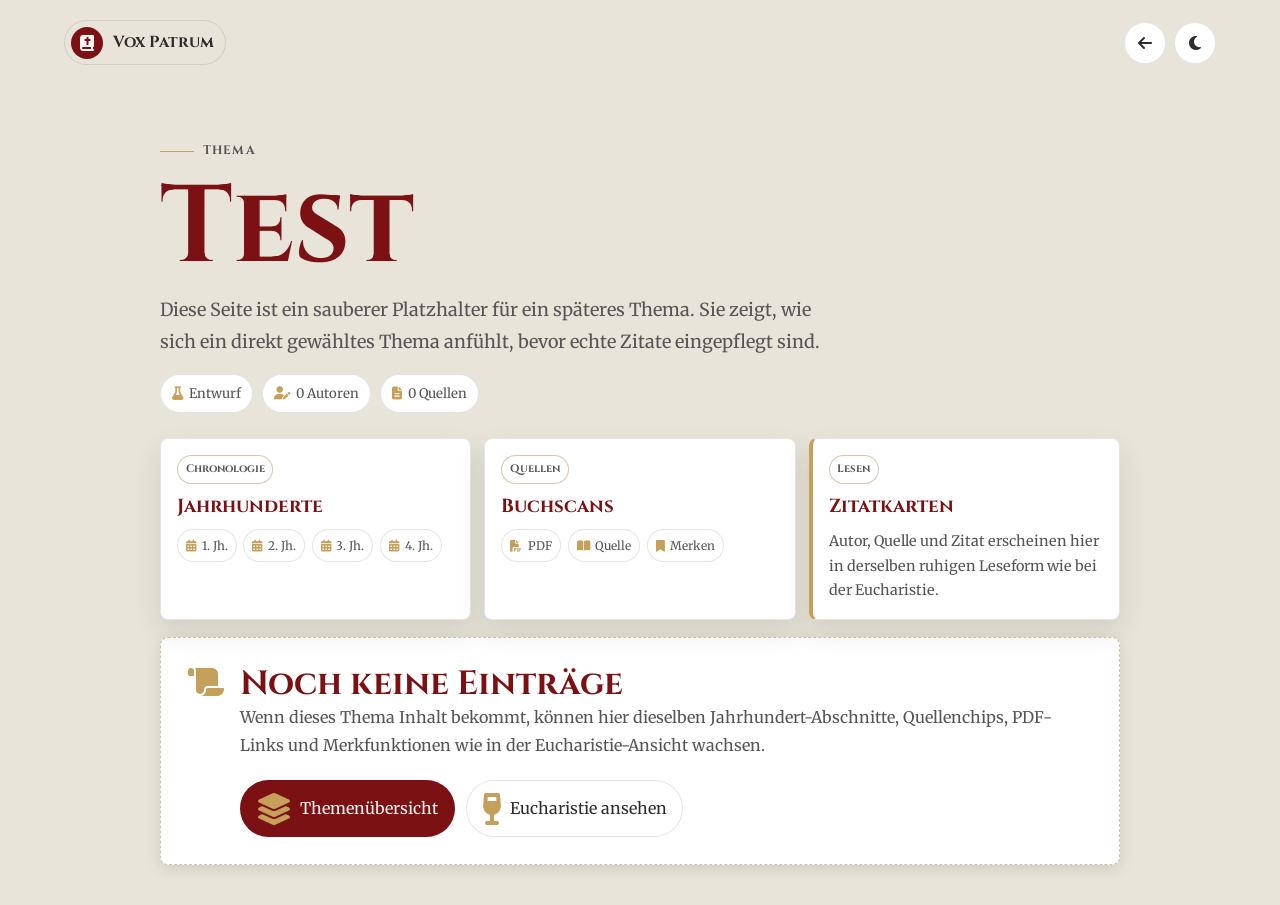
<file: test.html>
<!DOCTYPE html>
<html lang="de">
<head>
    <meta charset="UTF-8">
    <meta name="viewport" content="width=device-width, initial-scale=1.0">
    <title>Vox Patrum: Test</title>

    <link rel="preconnect" href="https://fonts.googleapis.com">
    <link rel="preconnect" href="https://fonts.gstatic.com" crossorigin>
    <link href="https://fonts.googleapis.com/css2?family=Cinzel:wght@400;600;700&family=Merriweather:ital,wght@0,300;0,400;0,700;1,400&display=swap" rel="stylesheet">
    <link rel="stylesheet" href="https://cdnjs.cloudflare.com/ajax/libs/font-awesome/6.4.0/css/all.min.css">

    <script>
        (function () {
            const params = new URLSearchParams(window.location.search);
            const themeFromUrl = params.get('theme');
            let storedTheme = null;

            try {
                storedTheme = localStorage.getItem('theme');
                if (themeFromUrl === 'dark' || themeFromUrl === 'light') {
                    localStorage.setItem('theme', themeFromUrl);
                }
            } catch (error) {}

            if ((themeFromUrl || storedTheme) === 'dark') {
                document.documentElement.setAttribute('data-theme', 'dark');
            }
        }());
    </script>

    <style>
        :root {
            --ink: #221b17;
            --muted: #6d6258;
            --paper: #fffaf0;
            --paper-soft: #f4eee1;
            --vellum: #e9dfca;
            --oxblood: #7c1f21;
            --oxblood-strong: #551213;
            --gold: #b78a41;
            --verdigris: #27645d;
            --lapis: #253f67;
            --line: rgba(75, 56, 36, 0.16);
            --shadow: 0 18px 48px rgba(50, 35, 22, 0.16);
        }

        [data-theme="dark"] {
            --ink: #f4ead8;
            --muted: #c9bba6;
            --paper: #211916;
            --paper-soft: #181414;
            --vellum: #2b211c;
            --oxblood: #ef8e82;
            --oxblood-strong: #ffd1c9;
            --gold: #e0b86d;
            --verdigris: #7fc0b5;
            --lapis: #aebfe8;
            --line: rgba(242, 220, 184, 0.16);
            --shadow: 0 22px 58px rgba(0, 0, 0, 0.38);
        }

        * {
            box-sizing: border-box;
        }

        body {
            min-height: 100vh;
            margin: 0;
            color: var(--ink);
            background: var(--paper-soft);
            font-family: "Merriweather", serif;
            line-height: 1.7;
            opacity: 1;
            transition: opacity 220ms ease, background-color 220ms ease, color 220ms ease;
        }

        body::before {
            content: "";
            position: fixed;
            inset: 0;
            pointer-events: none;
            opacity: 0.28;
            background: transparent;
        }

        button {
            font: inherit;
        }

        .shell {
            position: relative;
            z-index: 1;
            min-height: 100vh;
        }

        .topbar {
            display: flex;
            align-items: center;
            justify-content: space-between;
            gap: 0.75rem;
            padding: 1rem;
        }

        .brand,
        .icon-button {
            display: inline-grid;
            place-items: center;
            border: 1px solid var(--line);
            color: var(--ink);
            background: color-mix(in srgb, var(--paper) 86%, transparent);
            box-shadow: 0 8px 18px rgba(50, 35, 22, 0.08);
            text-decoration: none;
        }

        .brand {
            grid-template-columns: auto 1fr;
            gap: 0.62rem;
            min-height: 42px;
            padding: 0.35rem 0.7rem 0.35rem 0.35rem;
            border-radius: 999px;
            font-family: "Cinzel", serif;
            font-weight: 700;
        }

        .brand i {
            display: grid;
            width: 32px;
            height: 32px;
            place-items: center;
            border-radius: 50%;
            color: #fffaf0;
            background: var(--oxblood);
        }

        .top-actions {
            display: flex;
            gap: 0.5rem;
        }

        .icon-button {
            width: 42px;
            height: 42px;
            border-radius: 50%;
            cursor: pointer;
            transition: transform 180ms ease, border-color 180ms ease, color 180ms ease;
        }

        .brand:hover,
        .icon-button:hover {
            transform: translateY(-2px);
            border-color: color-mix(in srgb, var(--gold) 70%, var(--line));
            color: var(--oxblood);
        }

        main {
            width: min(100% - 1.2rem, 960px);
            margin: 0 auto;
            padding: 0.5rem 0 2.5rem;
        }

        .topic-hero {
            display: grid;
            gap: 1rem;
            padding: clamp(1rem, 5vw, 2rem) 0 1.2rem;
        }

        .eyebrow {
            display: inline-flex;
            width: max-content;
            align-items: center;
            gap: 0.55rem;
            color: var(--verdigris);
            font-family: "Cinzel", serif;
            font-size: 0.76rem;
            font-weight: 700;
            letter-spacing: 0.1em;
            text-transform: uppercase;
        }

        .eyebrow::before {
            content: "";
            width: 34px;
            height: 1px;
            background: var(--gold);
        }

        h1 {
            max-width: 9ch;
            margin: 0;
            color: var(--oxblood-strong);
            font-family: "Cinzel", serif;
            font-size: clamp(3rem, 15vw, 6.8rem);
            line-height: 0.92;
        }

        .intro {
            max-width: 660px;
            margin: 0;
            color: var(--muted);
            font-size: clamp(1rem, 2vw, 1.12rem);
            line-height: 1.8;
        }

        .status-row {
            display: flex;
            flex-wrap: wrap;
            gap: 0.55rem;
        }

        .chip {
            display: inline-flex;
            align-items: center;
            gap: 0.4rem;
            min-height: 34px;
            padding: 0.45rem 0.68rem;
            border: 1px solid var(--line);
            border-radius: 999px;
            color: var(--muted);
            background: color-mix(in srgb, var(--paper) 78%, transparent);
            font-size: 0.82rem;
        }

        .chip i {
            color: var(--gold);
        }

        .template-grid {
            display: grid;
            grid-template-columns: repeat(3, minmax(0, 1fr));
            gap: 0.8rem;
            margin: 0.35rem 0 1.1rem;
        }

        .template-card {
            display: grid;
            align-content: start;
            gap: 0.75rem;
            min-height: 180px;
            padding: 1rem;
            border: 1px solid var(--line);
            border-radius: 8px;
            background: var(--paper);
            box-shadow: 0 12px 28px rgba(50, 35, 22, 0.11);
            overflow: hidden;
        }

        .card-kicker {
            width: fit-content;
            padding: 0.28rem 0.48rem;
            border: 1px solid color-mix(in srgb, var(--gold) 42%, var(--line));
            border-radius: 999px;
            color: var(--verdigris);
            background: color-mix(in srgb, var(--paper) 78%, transparent);
            font-family: "Cinzel", serif;
            font-size: 0.68rem;
            font-weight: 700;
        }

        .template-card h2 {
            margin: 0;
            color: var(--oxblood-strong);
            font-family: "Cinzel", serif;
            font-size: 1.18rem;
            line-height: 1.12;
        }

        .template-card p {
            margin: 0;
            color: var(--muted);
            font-size: 0.9rem;
        }

        .timeline-mini,
        .source-mini {
            display: flex;
            flex-wrap: wrap;
            gap: 0.42rem;
        }

        .timeline-mini span,
        .source-mini span {
            display: inline-flex;
            align-items: center;
            gap: 0.35rem;
            min-height: 30px;
            padding: 0.32rem 0.5rem;
            border: 1px solid var(--line);
            border-radius: 999px;
            color: var(--muted);
            background: color-mix(in srgb, var(--paper) 70%, transparent);
            font-size: 0.74rem;
        }

        .timeline-mini i,
        .source-mini i {
            color: var(--gold);
        }

        .sample-quote {
            border-left: 4px solid var(--gold);
        }

        .empty-card {
            display: grid;
            gap: 1rem;
            margin-top: 1rem;
            padding: clamp(1.1rem, 4vw, 1.7rem);
            border: 1px dashed color-mix(in srgb, var(--gold) 48%, var(--line));
            border-radius: 8px;
            background: var(--paper);
            box-shadow: var(--shadow);
        }

        .empty-card i {
            color: var(--gold);
            font-size: 2rem;
        }

        .empty-card h2 {
            margin: 0;
            color: var(--oxblood-strong);
            font-family: "Cinzel", serif;
            font-size: clamp(1.35rem, 6vw, 2.1rem);
            line-height: 1.1;
        }

        .empty-card p {
            margin: 0;
            color: var(--muted);
            line-height: 1.75;
        }

        .action-row {
            display: flex;
            flex-wrap: wrap;
            gap: 0.7rem;
            padding-top: 0.35rem;
        }

        .action {
            display: inline-flex;
            align-items: center;
            justify-content: center;
            gap: 0.5rem;
            min-height: 44px;
            padding: 0.72rem 0.95rem;
            border: 1px solid var(--line);
            border-radius: 999px;
            color: var(--ink);
            background: color-mix(in srgb, var(--paper) 84%, transparent);
            text-decoration: none;
            transition: transform 180ms ease, border-color 180ms ease, box-shadow 180ms ease;
        }

        .action.primary {
            border-color: color-mix(in srgb, var(--oxblood) 72%, var(--line));
            color: #fff7e8;
            background: var(--oxblood);
        }

        .action:hover {
            transform: translateY(-2px);
            border-color: var(--gold);
            box-shadow: 0 12px 28px rgba(50, 35, 22, 0.14);
        }

        :root {
            --paper: #f8f0df;
            --paper-soft: #e9dfca;
            --vellum: #ded0b6;
            --oxblood: #742123;
            --oxblood-strong: #551516;
            --gold: #a77d3f;
            --verdigris: #496d65;
            --lapis: #4f5b70;
            --shadow: 0 14px 34px rgba(50, 35, 22, 0.12);
        }

        [data-theme="dark"] {
            --paper: #141211;
            --paper-soft: #0b0a0a;
            --vellum: #1d1917;
            --oxblood: #c89b3c;
            --oxblood-strong: #f0cf82;
            --gold: #d6ae5d;
            --verdigris: #87aaa2;
            --lapis: #9ba6b9;
            --shadow: 0 16px 38px rgba(0, 0, 0, 0.34);
        }

        body {
            background: var(--paper-soft);
        }

        body::before {
            opacity: 0.16;
        }

        .brand i {
            background: var(--oxblood);
        }

        .template-card,
        .empty-card,
        .chip,
        .card-kicker,
        .timeline-mini span,
        .source-mini span,
        .action,
        .brand,
        .icon-button {
            background: var(--paper);
        }

        .action.primary {
            color: var(--paper);
            background: var(--oxblood);
        }

        @media (min-width: 760px) {
            .topbar {
                padding: 1.25rem clamp(1.5rem, 5vw, 4rem);
            }

            main {
                padding-top: 1.5rem;
            }

            .empty-card {
                grid-template-columns: auto 1fr;
                align-items: start;
            }

            .empty-card .action-row {
                grid-column: 2;
            }
        }

        @media (max-width: 760px) {
            .template-grid {
                grid-template-columns: 1fr;
            }
        }

        @media (prefers-reduced-motion: reduce) {
            *,
            *::before,
            *::after {
                transition-duration: 1ms !important;
            }
        }
    </style>
    <link rel="stylesheet" href="simple-theme.css">
</head>
<body>
<div class="shell">
    <header class="topbar">
        <a class="brand" href="index.html" onclick="goToIndex(event)" aria-label="Zur Themenübersicht">
            <i class="fa-solid fa-book-bible"></i>
            <span>Vox Patrum</span>
        </a>
        <div class="top-actions">
            <a class="icon-button" href="index.html" onclick="goToIndex(event)" aria-label="Zur Themenübersicht" title="Zur Themenübersicht">
                <i class="fa-solid fa-arrow-left"></i>
            </a>
            <button class="icon-button" type="button" onclick="toggleTheme()" aria-label="Darstellung wechseln" title="Darstellung wechseln">
                <i id="theme-icon" class="fa-solid fa-moon"></i>
            </button>
        </div>
    </header>

    <main>
        <section class="topic-hero" aria-labelledby="topic-title">
            <span class="eyebrow">Thema</span>
            <h1 id="topic-title">Test</h1>
            <p class="intro">Diese Seite ist ein sauberer Platzhalter für ein späteres Thema. Sie zeigt, wie sich ein direkt gewähltes Thema anfühlt, bevor echte Zitate eingepflegt sind.</p>
            <div class="status-row" aria-label="Themenstatus">
                <span class="chip"><i class="fa-solid fa-flask"></i> Entwurf</span>
                <span class="chip"><i class="fa-solid fa-user-pen"></i> 0 Autoren</span>
                <span class="chip"><i class="fa-solid fa-file-lines"></i> 0 Quellen</span>
            </div>
        </section>

        <section class="template-grid" aria-label="Themenstruktur">
            <article class="template-card">
                <span class="card-kicker">Chronologie</span>
                <h2>Jahrhunderte</h2>
                <div class="timeline-mini">
                    <span><i class="fa-solid fa-calendar-days"></i> 1. Jh.</span>
                    <span><i class="fa-solid fa-calendar-days"></i> 2. Jh.</span>
                    <span><i class="fa-solid fa-calendar-days"></i> 3. Jh.</span>
                    <span><i class="fa-solid fa-calendar-days"></i> 4. Jh.</span>
                </div>
            </article>

            <article class="template-card">
                <span class="card-kicker">Quellen</span>
                <h2>Buchscans</h2>
                <div class="source-mini">
                    <span><i class="fa-solid fa-file-pdf"></i> PDF</span>
                    <span><i class="fa-solid fa-book-open"></i> Quelle</span>
                    <span><i class="fa-solid fa-bookmark"></i> Merken</span>
                </div>
            </article>

            <article class="template-card sample-quote">
                <span class="card-kicker">Lesen</span>
                <h2>Zitatkarten</h2>
                <p>Autor, Quelle und Zitat erscheinen hier in derselben ruhigen Leseform wie bei der Eucharistie.</p>
            </article>
        </section>

        <section class="empty-card" aria-labelledby="empty-title">
            <i class="fa-solid fa-scroll"></i>
            <div>
                <h2 id="empty-title">Noch keine Einträge</h2>
                <p>Wenn dieses Thema Inhalt bekommt, können hier dieselben Jahrhundert-Abschnitte, Quellenchips, PDF-Links und Merkfunktionen wie in der Eucharistie-Ansicht wachsen.</p>
            </div>
            <div class="action-row">
                <a class="action primary" href="index.html" onclick="goToIndex(event)"><i class="fa-solid fa-layer-group"></i> Themenübersicht</a>
                <a class="action" href="eucharistie.html" onclick="goToPage(event, 'eucharistie.html')"><i class="fa-solid fa-wine-glass"></i> Eucharistie ansehen</a>
            </div>
        </section>
    </main>
</div>

<script>
    function applySavedTheme() {
        const icon = document.getElementById('theme-icon');
        const savedTheme = getStoredTheme();

        if (savedTheme === 'dark') {
            document.documentElement.setAttribute('data-theme', 'dark');
            icon.className = 'fa-solid fa-sun';
        } else {
            document.documentElement.removeAttribute('data-theme');
            icon.className = 'fa-solid fa-moon';
        }
    }

    window.addEventListener('pageshow', () => {
        document.body.style.opacity = '1';
        applySavedTheme();
    });

    function toggleTheme() {
        const isDark = document.documentElement.hasAttribute('data-theme');
        setStoredTheme(isDark ? 'light' : 'dark');
        applySavedTheme();
    }

    function getStoredTheme() {
        try {
            return localStorage.getItem('theme') || 'light';
        } catch (error) {
            return document.documentElement.hasAttribute('data-theme') ? 'dark' : 'light';
        }
    }

    function setStoredTheme(theme) {
        try {
            localStorage.setItem('theme', theme);
        } catch (error) {}
    }

    function themedUrl(page) {
        const theme = document.documentElement.hasAttribute('data-theme') ? 'dark' : 'light';
        const separator = page.includes('?') ? '&' : '?';
        return `${page}${separator}theme=${theme}`;
    }

    function goToIndex(event) {
        goToPage(event, 'index.html');
    }

    function goToPage(event, page) {
        event.preventDefault();
        window.location.href = themedUrl(page);
    }
</script>
</body>
</html>
</file>
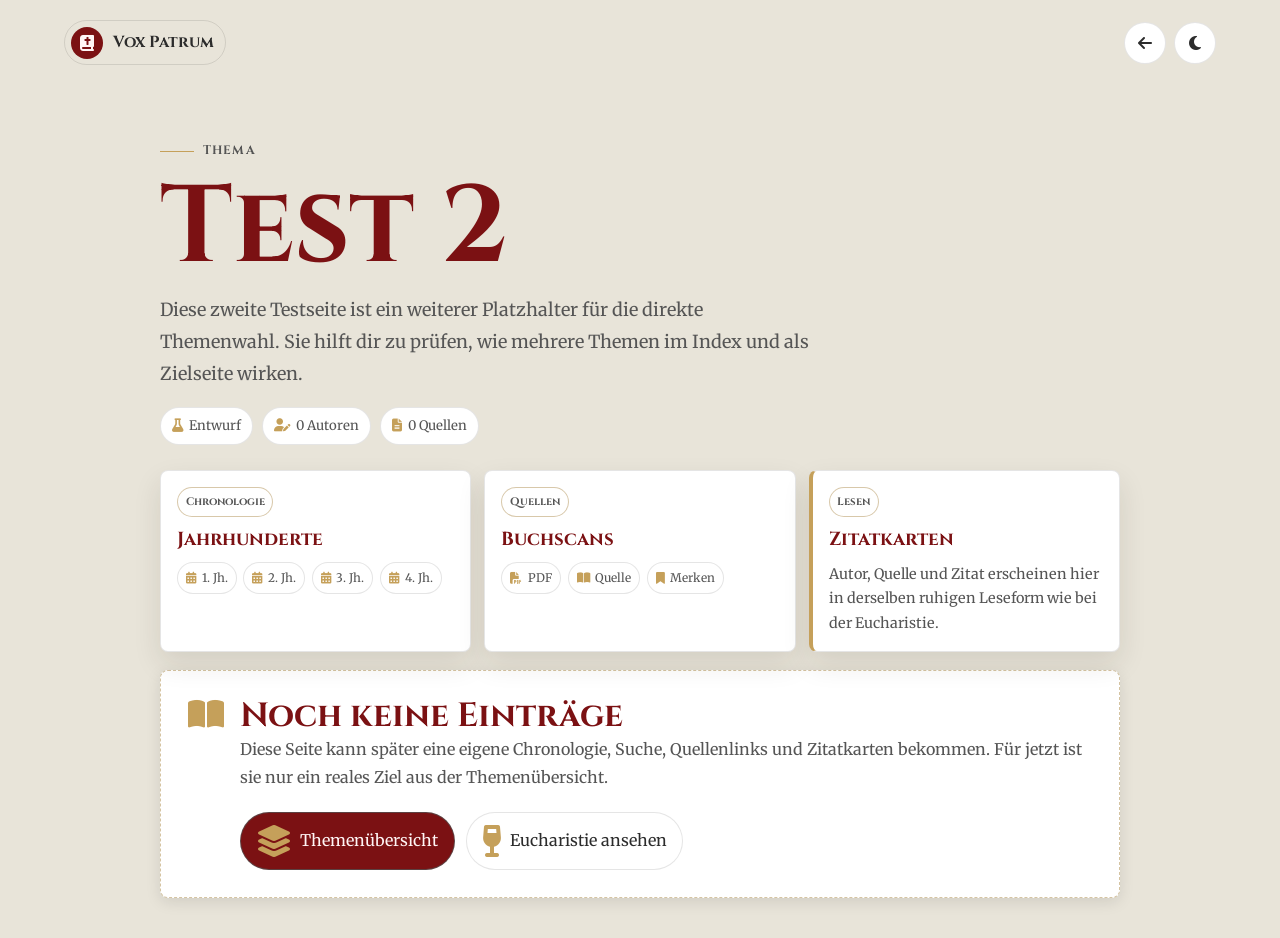
<file: test2.html>
<!DOCTYPE html>
<html lang="de">
<head>
    <meta charset="UTF-8">
    <meta name="viewport" content="width=device-width, initial-scale=1.0">
    <title>Vox Patrum: Test 2</title>

    <link rel="preconnect" href="https://fonts.googleapis.com">
    <link rel="preconnect" href="https://fonts.gstatic.com" crossorigin>
    <link href="https://fonts.googleapis.com/css2?family=Cinzel:wght@400;600;700&family=Merriweather:ital,wght@0,300;0,400;0,700;1,400&display=swap" rel="stylesheet">
    <link rel="stylesheet" href="https://cdnjs.cloudflare.com/ajax/libs/font-awesome/6.4.0/css/all.min.css">

    <script>
        (function () {
            const params = new URLSearchParams(window.location.search);
            const themeFromUrl = params.get('theme');
            let storedTheme = null;

            try {
                storedTheme = localStorage.getItem('theme');
                if (themeFromUrl === 'dark' || themeFromUrl === 'light') {
                    localStorage.setItem('theme', themeFromUrl);
                }
            } catch (error) {}

            if ((themeFromUrl || storedTheme) === 'dark') {
                document.documentElement.setAttribute('data-theme', 'dark');
            }
        }());
    </script>

    <style>
        :root {
            --ink: #221b17;
            --muted: #6d6258;
            --paper: #fffaf0;
            --paper-soft: #f4eee1;
            --vellum: #e9dfca;
            --oxblood: #7c1f21;
            --oxblood-strong: #551213;
            --gold: #b78a41;
            --verdigris: #27645d;
            --lapis: #253f67;
            --line: rgba(75, 56, 36, 0.16);
            --shadow: 0 18px 48px rgba(50, 35, 22, 0.16);
        }

        [data-theme="dark"] {
            --ink: #f4ead8;
            --muted: #c9bba6;
            --paper: #211916;
            --paper-soft: #181414;
            --vellum: #2b211c;
            --oxblood: #ef8e82;
            --oxblood-strong: #ffd1c9;
            --gold: #e0b86d;
            --verdigris: #7fc0b5;
            --lapis: #aebfe8;
            --line: rgba(242, 220, 184, 0.16);
            --shadow: 0 22px 58px rgba(0, 0, 0, 0.38);
        }

        * {
            box-sizing: border-box;
        }

        body {
            min-height: 100vh;
            margin: 0;
            color: var(--ink);
            background: var(--paper-soft);
            font-family: "Merriweather", serif;
            line-height: 1.7;
            opacity: 1;
            transition: opacity 220ms ease, background-color 220ms ease, color 220ms ease;
        }

        body::before {
            content: "";
            position: fixed;
            inset: 0;
            pointer-events: none;
            opacity: 0.28;
            background: transparent;
        }

        button {
            font: inherit;
        }

        .shell {
            position: relative;
            z-index: 1;
            min-height: 100vh;
        }

        .topbar {
            display: flex;
            align-items: center;
            justify-content: space-between;
            gap: 0.75rem;
            padding: 1rem;
        }

        .brand,
        .icon-button {
            display: inline-grid;
            place-items: center;
            border: 1px solid var(--line);
            color: var(--ink);
            background: color-mix(in srgb, var(--paper) 86%, transparent);
            box-shadow: 0 8px 18px rgba(50, 35, 22, 0.08);
            text-decoration: none;
        }

        .brand {
            grid-template-columns: auto 1fr;
            gap: 0.62rem;
            min-height: 42px;
            padding: 0.35rem 0.7rem 0.35rem 0.35rem;
            border-radius: 999px;
            font-family: "Cinzel", serif;
            font-weight: 700;
        }

        .brand i {
            display: grid;
            width: 32px;
            height: 32px;
            place-items: center;
            border-radius: 50%;
            color: #fffaf0;
            background: var(--oxblood);
        }

        .top-actions {
            display: flex;
            gap: 0.5rem;
        }

        .icon-button {
            width: 42px;
            height: 42px;
            border-radius: 50%;
            cursor: pointer;
            transition: transform 180ms ease, border-color 180ms ease, color 180ms ease;
        }

        .brand:hover,
        .icon-button:hover {
            transform: translateY(-2px);
            border-color: color-mix(in srgb, var(--gold) 70%, var(--line));
            color: var(--oxblood);
        }

        main {
            width: min(100% - 1.2rem, 960px);
            margin: 0 auto;
            padding: 0.5rem 0 2.5rem;
        }

        .topic-hero {
            display: grid;
            gap: 1rem;
            padding: clamp(1rem, 5vw, 2rem) 0 1.2rem;
        }

        .eyebrow {
            display: inline-flex;
            width: max-content;
            align-items: center;
            gap: 0.55rem;
            color: var(--verdigris);
            font-family: "Cinzel", serif;
            font-size: 0.76rem;
            font-weight: 700;
            letter-spacing: 0.1em;
            text-transform: uppercase;
        }

        .eyebrow::before {
            content: "";
            width: 34px;
            height: 1px;
            background: var(--gold);
        }

        h1 {
            max-width: 10ch;
            margin: 0;
            color: var(--oxblood-strong);
            font-family: "Cinzel", serif;
            font-size: clamp(3rem, 15vw, 6.8rem);
            line-height: 0.92;
        }

        .intro {
            max-width: 660px;
            margin: 0;
            color: var(--muted);
            font-size: clamp(1rem, 2vw, 1.12rem);
            line-height: 1.8;
        }

        .status-row {
            display: flex;
            flex-wrap: wrap;
            gap: 0.55rem;
        }

        .chip {
            display: inline-flex;
            align-items: center;
            gap: 0.4rem;
            min-height: 34px;
            padding: 0.45rem 0.68rem;
            border: 1px solid var(--line);
            border-radius: 999px;
            color: var(--muted);
            background: color-mix(in srgb, var(--paper) 78%, transparent);
            font-size: 0.82rem;
        }

        .chip i {
            color: var(--gold);
        }

        .template-grid {
            display: grid;
            grid-template-columns: repeat(3, minmax(0, 1fr));
            gap: 0.8rem;
            margin: 0.35rem 0 1.1rem;
        }

        .template-card {
            display: grid;
            align-content: start;
            gap: 0.75rem;
            min-height: 180px;
            padding: 1rem;
            border: 1px solid var(--line);
            border-radius: 8px;
            background: var(--paper);
            box-shadow: 0 12px 28px rgba(50, 35, 22, 0.11);
            overflow: hidden;
        }

        .card-kicker {
            width: fit-content;
            padding: 0.28rem 0.48rem;
            border: 1px solid color-mix(in srgb, var(--gold) 42%, var(--line));
            border-radius: 999px;
            color: var(--verdigris);
            background: color-mix(in srgb, var(--paper) 78%, transparent);
            font-family: "Cinzel", serif;
            font-size: 0.68rem;
            font-weight: 700;
        }

        .template-card h2 {
            margin: 0;
            color: var(--oxblood-strong);
            font-family: "Cinzel", serif;
            font-size: 1.18rem;
            line-height: 1.12;
        }

        .template-card p {
            margin: 0;
            color: var(--muted);
            font-size: 0.9rem;
        }

        .timeline-mini,
        .source-mini {
            display: flex;
            flex-wrap: wrap;
            gap: 0.42rem;
        }

        .timeline-mini span,
        .source-mini span {
            display: inline-flex;
            align-items: center;
            gap: 0.35rem;
            min-height: 30px;
            padding: 0.32rem 0.5rem;
            border: 1px solid var(--line);
            border-radius: 999px;
            color: var(--muted);
            background: color-mix(in srgb, var(--paper) 70%, transparent);
            font-size: 0.74rem;
        }

        .timeline-mini i,
        .source-mini i {
            color: var(--gold);
        }

        .sample-quote {
            border-left: 4px solid var(--gold);
        }

        .empty-card {
            display: grid;
            gap: 1rem;
            margin-top: 1rem;
            padding: clamp(1.1rem, 4vw, 1.7rem);
            border: 1px dashed color-mix(in srgb, var(--gold) 48%, var(--line));
            border-radius: 8px;
            background: var(--paper);
            box-shadow: var(--shadow);
        }

        .empty-card i {
            color: var(--gold);
            font-size: 2rem;
        }

        .empty-card h2 {
            margin: 0;
            color: var(--oxblood-strong);
            font-family: "Cinzel", serif;
            font-size: clamp(1.35rem, 6vw, 2.1rem);
            line-height: 1.1;
        }

        .empty-card p {
            margin: 0;
            color: var(--muted);
            line-height: 1.75;
        }

        .action-row {
            display: flex;
            flex-wrap: wrap;
            gap: 0.7rem;
            padding-top: 0.35rem;
        }

        .action {
            display: inline-flex;
            align-items: center;
            justify-content: center;
            gap: 0.5rem;
            min-height: 44px;
            padding: 0.72rem 0.95rem;
            border: 1px solid var(--line);
            border-radius: 999px;
            color: var(--ink);
            background: color-mix(in srgb, var(--paper) 84%, transparent);
            text-decoration: none;
            transition: transform 180ms ease, border-color 180ms ease, box-shadow 180ms ease;
        }

        .action.primary {
            border-color: color-mix(in srgb, var(--verdigris) 72%, var(--line));
            color: #fff7e8;
            background: var(--oxblood);
        }

        .action:hover {
            transform: translateY(-2px);
            border-color: var(--gold);
            box-shadow: 0 12px 28px rgba(50, 35, 22, 0.14);
        }

        :root {
            --paper: #f8f0df;
            --paper-soft: #e9dfca;
            --vellum: #ded0b6;
            --oxblood: #742123;
            --oxblood-strong: #551516;
            --gold: #a77d3f;
            --verdigris: #496d65;
            --lapis: #4f5b70;
            --shadow: 0 14px 34px rgba(50, 35, 22, 0.12);
        }

        [data-theme="dark"] {
            --paper: #141211;
            --paper-soft: #0b0a0a;
            --vellum: #1d1917;
            --oxblood: #c89b3c;
            --oxblood-strong: #f0cf82;
            --gold: #d6ae5d;
            --verdigris: #87aaa2;
            --lapis: #9ba6b9;
            --shadow: 0 16px 38px rgba(0, 0, 0, 0.34);
        }

        body {
            background: var(--paper-soft);
        }

        body::before {
            opacity: 0.16;
        }

        .brand i {
            background: var(--oxblood);
        }

        .template-card,
        .empty-card,
        .chip,
        .card-kicker,
        .timeline-mini span,
        .source-mini span,
        .action,
        .brand,
        .icon-button {
            background: var(--paper);
        }

        .action.primary {
            color: var(--paper);
            background: var(--oxblood);
        }

        @media (min-width: 760px) {
            .topbar {
                padding: 1.25rem clamp(1.5rem, 5vw, 4rem);
            }

            main {
                padding-top: 1.5rem;
            }

            .empty-card {
                grid-template-columns: auto 1fr;
                align-items: start;
            }

            .empty-card .action-row {
                grid-column: 2;
            }
        }

        @media (max-width: 760px) {
            .template-grid {
                grid-template-columns: 1fr;
            }
        }

        @media (prefers-reduced-motion: reduce) {
            *,
            *::before,
            *::after {
                transition-duration: 1ms !important;
            }
        }
    </style>
    <link rel="stylesheet" href="simple-theme.css">
</head>
<body>
<div class="shell">
    <header class="topbar">
        <a class="brand" href="index.html" onclick="goToIndex(event)" aria-label="Zur Themenübersicht">
            <i class="fa-solid fa-book-bible"></i>
            <span>Vox Patrum</span>
        </a>
        <div class="top-actions">
            <a class="icon-button" href="index.html" onclick="goToIndex(event)" aria-label="Zur Themenübersicht" title="Zur Themenübersicht">
                <i class="fa-solid fa-arrow-left"></i>
            </a>
            <button class="icon-button" type="button" onclick="toggleTheme()" aria-label="Darstellung wechseln" title="Darstellung wechseln">
                <i id="theme-icon" class="fa-solid fa-moon"></i>
            </button>
        </div>
    </header>

    <main>
        <section class="topic-hero" aria-labelledby="topic-title">
            <span class="eyebrow">Thema</span>
            <h1 id="topic-title">Test 2</h1>
            <p class="intro">Diese zweite Testseite ist ein weiterer Platzhalter für die direkte Themenwahl. Sie hilft dir zu prüfen, wie mehrere Themen im Index und als Zielseite wirken.</p>
            <div class="status-row" aria-label="Themenstatus">
                <span class="chip"><i class="fa-solid fa-flask"></i> Entwurf</span>
                <span class="chip"><i class="fa-solid fa-user-pen"></i> 0 Autoren</span>
                <span class="chip"><i class="fa-solid fa-file-lines"></i> 0 Quellen</span>
            </div>
        </section>

        <section class="template-grid" aria-label="Themenstruktur">
            <article class="template-card">
                <span class="card-kicker">Chronologie</span>
                <h2>Jahrhunderte</h2>
                <div class="timeline-mini">
                    <span><i class="fa-solid fa-calendar-days"></i> 1. Jh.</span>
                    <span><i class="fa-solid fa-calendar-days"></i> 2. Jh.</span>
                    <span><i class="fa-solid fa-calendar-days"></i> 3. Jh.</span>
                    <span><i class="fa-solid fa-calendar-days"></i> 4. Jh.</span>
                </div>
            </article>

            <article class="template-card">
                <span class="card-kicker">Quellen</span>
                <h2>Buchscans</h2>
                <div class="source-mini">
                    <span><i class="fa-solid fa-file-pdf"></i> PDF</span>
                    <span><i class="fa-solid fa-book-open"></i> Quelle</span>
                    <span><i class="fa-solid fa-bookmark"></i> Merken</span>
                </div>
            </article>

            <article class="template-card sample-quote">
                <span class="card-kicker">Lesen</span>
                <h2>Zitatkarten</h2>
                <p>Autor, Quelle und Zitat erscheinen hier in derselben ruhigen Leseform wie bei der Eucharistie.</p>
            </article>
        </section>

        <section class="empty-card" aria-labelledby="empty-title">
            <i class="fa-solid fa-book-open"></i>
            <div>
                <h2 id="empty-title">Noch keine Einträge</h2>
                <p>Diese Seite kann später eine eigene Chronologie, Suche, Quellenlinks und Zitatkarten bekommen. Für jetzt ist sie nur ein reales Ziel aus der Themenübersicht.</p>
            </div>
            <div class="action-row">
                <a class="action primary" href="index.html" onclick="goToIndex(event)"><i class="fa-solid fa-layer-group"></i> Themenübersicht</a>
                <a class="action" href="eucharistie.html" onclick="goToPage(event, 'eucharistie.html')"><i class="fa-solid fa-wine-glass"></i> Eucharistie ansehen</a>
            </div>
        </section>
    </main>
</div>

<script>
    function applySavedTheme() {
        const icon = document.getElementById('theme-icon');
        const savedTheme = getStoredTheme();

        if (savedTheme === 'dark') {
            document.documentElement.setAttribute('data-theme', 'dark');
            icon.className = 'fa-solid fa-sun';
        } else {
            document.documentElement.removeAttribute('data-theme');
            icon.className = 'fa-solid fa-moon';
        }
    }

    window.addEventListener('pageshow', () => {
        document.body.style.opacity = '1';
        applySavedTheme();
    });

    function toggleTheme() {
        const isDark = document.documentElement.hasAttribute('data-theme');
        setStoredTheme(isDark ? 'light' : 'dark');
        applySavedTheme();
    }

    function getStoredTheme() {
        try {
            return localStorage.getItem('theme') || 'light';
        } catch (error) {
            return document.documentElement.hasAttribute('data-theme') ? 'dark' : 'light';
        }
    }

    function setStoredTheme(theme) {
        try {
            localStorage.setItem('theme', theme);
        } catch (error) {}
    }

    function themedUrl(page) {
        const theme = document.documentElement.hasAttribute('data-theme') ? 'dark' : 'light';
        const separator = page.includes('?') ? '&' : '?';
        return `${page}${separator}theme=${theme}`;
    }

    function goToIndex(event) {
        goToPage(event, 'index.html');
    }

    function goToPage(event, page) {
        event.preventDefault();
        window.location.href = themedUrl(page);
    }
</script>
</body>
</html>
</file>
<file: simple-theme.css>
:root {
    color-scheme: light;
    --ink: #2c2c2c;
    --muted: #555555;
    --paper: #ffffff;
    --paper-soft: #e8e4d9;
    --vellum: #e8e4d9;
    --oxblood: #7b1113;
    --oxblood-strong: #7b1113;
    --gold: #c5a05a;
    --verdigris: #555555;
    --lapis: #7b1113;
    --line: rgba(0, 0, 0, 0.1);
    --nav-bg: #1a1a1a;
    --nav-active: #c5a05a;
    --shadow: 0 4px 15px rgba(0, 0, 0, 0.1);
    --shadow-tight: 0 4px 15px rgba(0, 0, 0, 0.1);
}

[data-theme="dark"] {
    color-scheme: dark;
    --ink: #e0e0e0;
    --muted: #aaaaaa;
    --paper: #1e1e1e;
    --paper-soft: #121212;
    --vellum: #1e1e1e;
    --oxblood: #ff6b6b;
    --oxblood-strong: #ff6b6b;
    --gold: #d4af37;
    --verdigris: #aaaaaa;
    --lapis: #ff6b6b;
    --line: rgba(0, 0, 0, 0.5);
    --nav-bg: #000000;
    --nav-active: #d4af37;
    --shadow: 0 4px 15px rgba(0, 0, 0, 0.5);
    --shadow-tight: 0 4px 15px rgba(0, 0, 0, 0.5);
}

*,
*::before,
*::after {
    animation: none !important;
    background-image: none !important;
    mask-image: none !important;
}

html,
body {
    background: var(--paper-soft) !important;
}

body {
    opacity: 1 !important;
    transition: background-color 120ms ease, color 120ms ease !important;
}

body::before,
#splash-screen {
    display: none !important;
}

.brand {
    background-color: transparent !important;
}

.brand-mark,
.icon-button,
.header-title,
.header-actions a,
.header-actions button,
.topic-card,
.portrait-panel,
.template-card,
.empty-card,
.chip,
.card-kicker,
.timeline-mini span,
.source-mini span,
.action,
#search-input,
.tool-chip,
.author-chip,
.mini-action,
.secondary-action,
.home-mosaic,
.home-stat,
.result-count,
.collapse-all-btn,
.quote-card,
.quote-source,
.share-btn,
.pdf-btn,
.bookmark-btn,
.read-more-btn,
.empty-state,
.saved-note {
    background-color: var(--paper) !important;
}

.brand-mark,
.brand i,
.topic-icon,
.primary-action,
.action.primary {
    background-color: var(--oxblood) !important;
}

.brand-mark,
.brand i,
.topic-icon,
.primary-action,
.action.primary {
    color: #fff5f5 !important;
}

.brand:hover,
.icon-button:hover,
.header-title:hover,
.header-actions a:hover,
.header-actions button:hover,
.topic-card:hover,
.action:hover,
.primary-action:hover,
.secondary-action:hover,
.tool-chip:hover,
.author-chip:hover,
.mini-action:hover,
.collapse-all-btn:hover,
.share-btn:hover,
.pdf-btn:hover,
.bookmark-btn:hover,
.read-more-btn:hover,
nav button:hover,
.pdf-btn:active,
.bookmark-btn:active,
.read-more-btn:active,
nav button:active {
    transform: none !important;
}

.icon-button,
.header-title,
.header-actions a,
.header-actions button,
.brand,
.action,
.primary-action,
.secondary-action,
.tool-chip,
.author-chip,
.mini-action,
.collapse-all-btn,
.share-btn,
.pdf-btn,
.bookmark-btn,
.read-more-btn,
nav button {
    box-shadow: none !important;
}

/* Index: concise topic list and a still portrait gallery. */
.hero {
    align-self: start;
    align-items: start;
    gap: clamp(1.25rem, 3vw, 2.25rem);
    padding-top: clamp(0.5rem, 2vw, 1.5rem);
}

.hero-copy,
.topic-overview,
.portrait-panel {
    animation: none !important;
}

.hero-copy {
    gap: 0;
}

.hero-copy h1 {
    max-width: none;
    font-size: clamp(2.8rem, 10vw, 6.5rem);
    line-height: 0.95;
}

.topics-grid {
    gap: 0.65rem;
}

.topic-card {
    display: flex;
    align-items: center;
    min-height: 74px;
    padding: 1rem 1.1rem;
    border-radius: 6px;
    box-shadow: none !important;
    overflow: visible;
    transition: border-color 140ms ease, background-color 140ms ease !important;
}

.topic-card::before {
    display: none !important;
}

.topic-card:hover,
.topic-card:focus-visible {
    border-color: var(--oxblood);
    box-shadow: none !important;
}

.topics-grid .topic-title {
    color: var(--oxblood-strong);
    font-size: clamp(1.15rem, 4vw, 1.45rem);
}

.portrait-panel {
    min-height: 360px;
    background-color: var(--paper) !important;
    box-shadow: none !important;
}

.portrait-panel::before {
    display: none !important;
}

.portrait,
.portrait:nth-child(n) {
    transform: none !important;
    box-shadow: none !important;
}

.portrait img,
.portrait-panel:hover img {
    filter: none !important;
    transform: none !important;
    transition: none !important;
}

/* Reader: keep functional state changes, remove decorative reveals and zooms. */
.view-section,
#search-container,
.bookmark-btn.saved {
    animation: none !important;
}

.quote-card,
.quote-card.is-visible,
.quote-card:hover {
    opacity: 1 !important;
    transform: none !important;
    transition: border-color 140ms ease, box-shadow 140ms ease !important;
    transition-delay: 0ms !important;
}

.quote-card:hover {
    border-color: var(--line);
    border-left-color: var(--gold);
    box-shadow: var(--shadow-tight) !important;
}

.home-mosaic img,
.home-mosaic img:nth-child(n),
.home-mosaic:hover img {
    filter: none !important;
    transform: none !important;
    transition: none !important;
}

h2.topic-title::after,
.quote-card::before {
    background-color: var(--gold) !important;
}

.quote-card {
    border-left-color: var(--gold) !important;
}

.tool-chip.active,
.author-chip.active,
.bookmark-btn.active,
mark,
[data-theme="dark"] mark {
    background-color: color-mix(in srgb, var(--paper) 78%, var(--oxblood) 22%) !important;
}

nav {
    background-color: var(--nav-bg) !important;
}

nav button {
    color: #888888 !important;
}

[data-theme="dark"] nav button {
    color: #555555 !important;
}

nav button.active {
    color: var(--nav-active) !important;
}

@media (max-width: 720px) {
    .hero-copy h1 {
        font-size: clamp(2.55rem, 14vw, 4.25rem);
    }

    .topic-card {
        min-height: 62px;
        padding: 0.8rem 0.9rem;
    }

    .portrait-panel {
        min-height: 0;
        height: 190px;
    }
}
</file>
